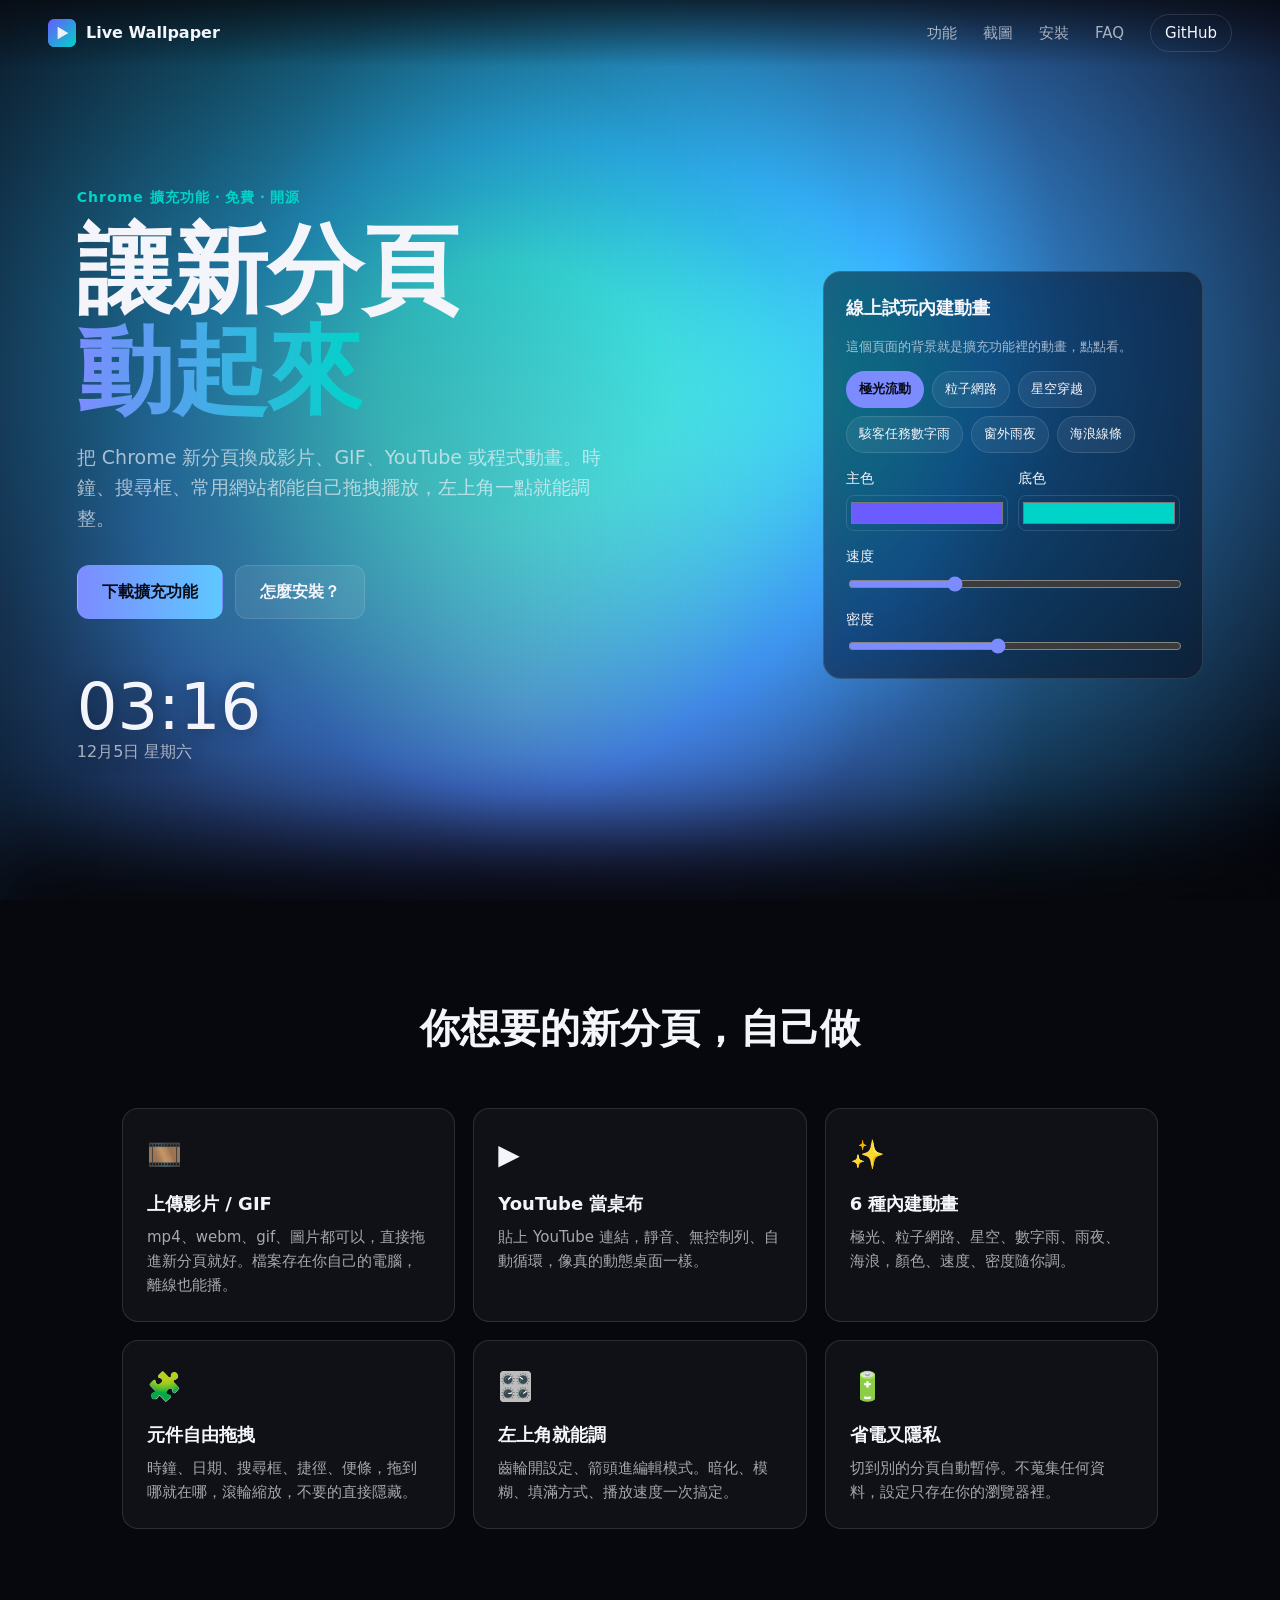
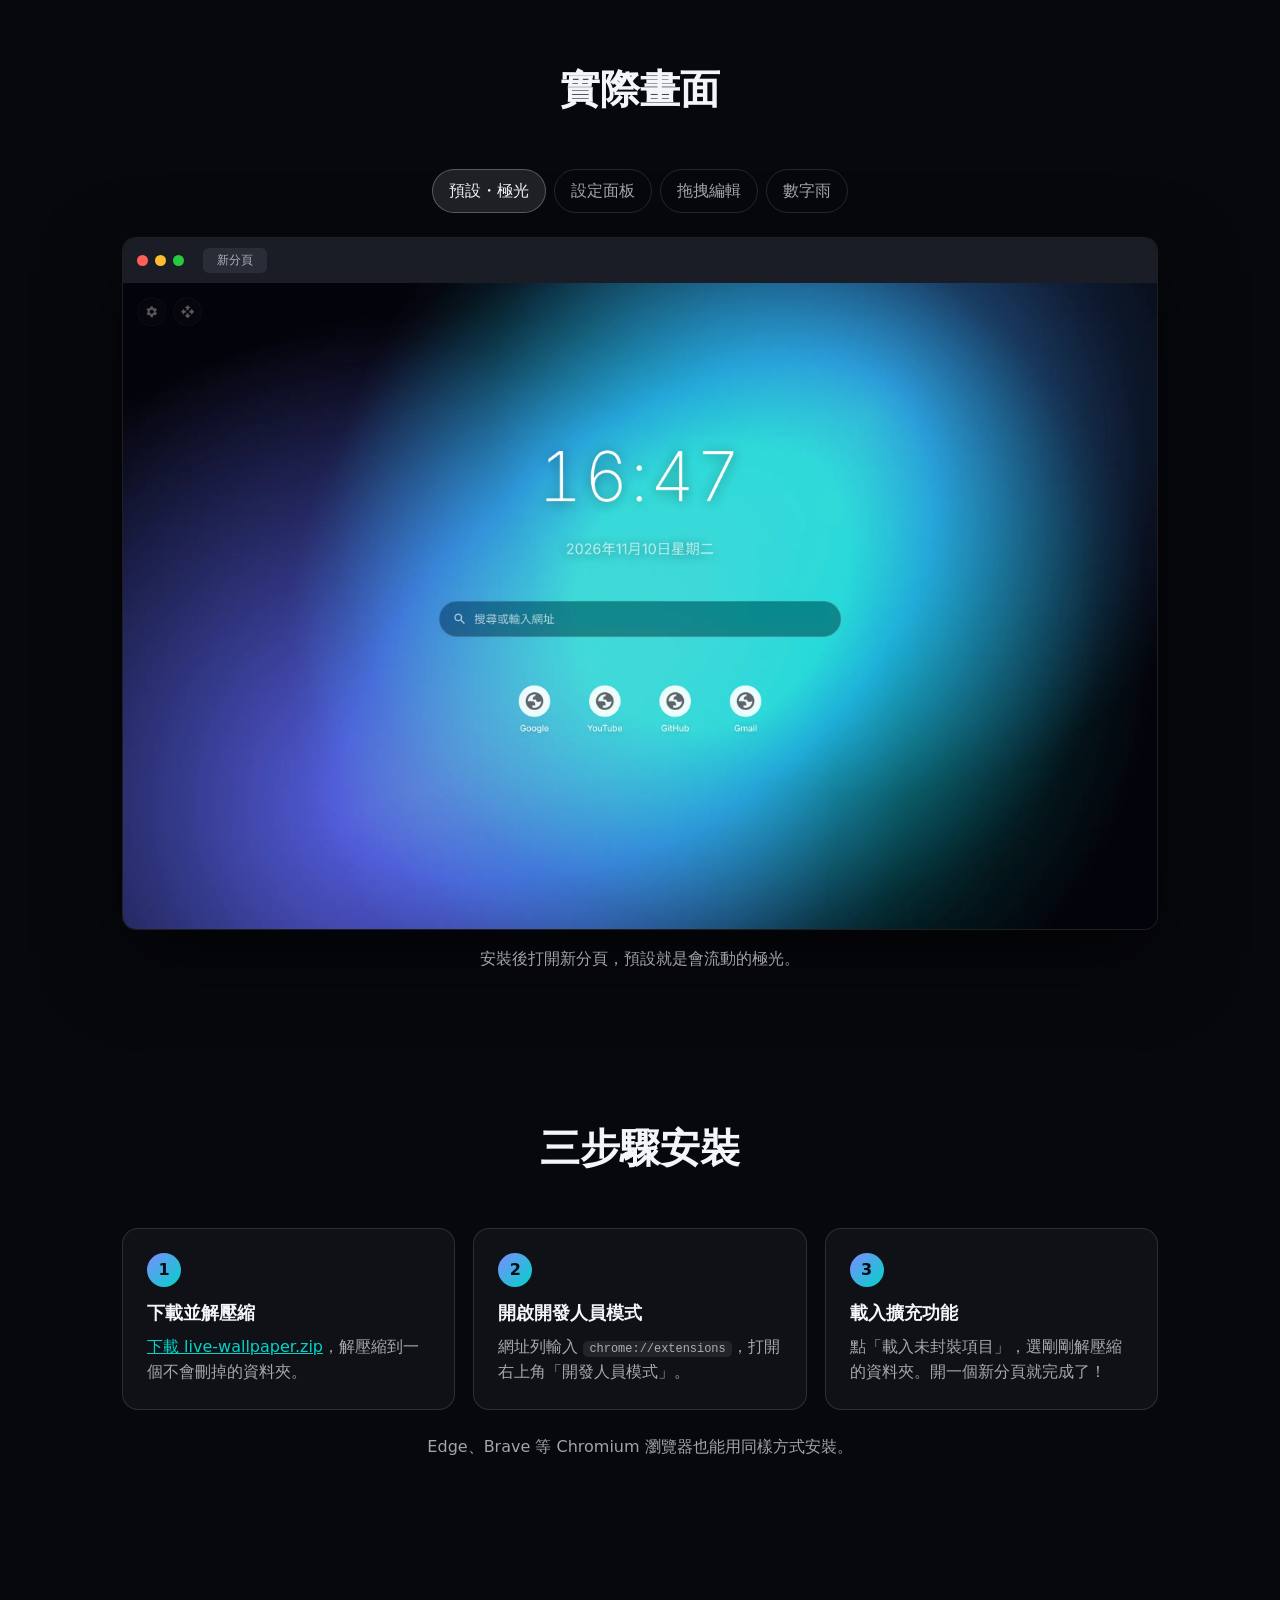
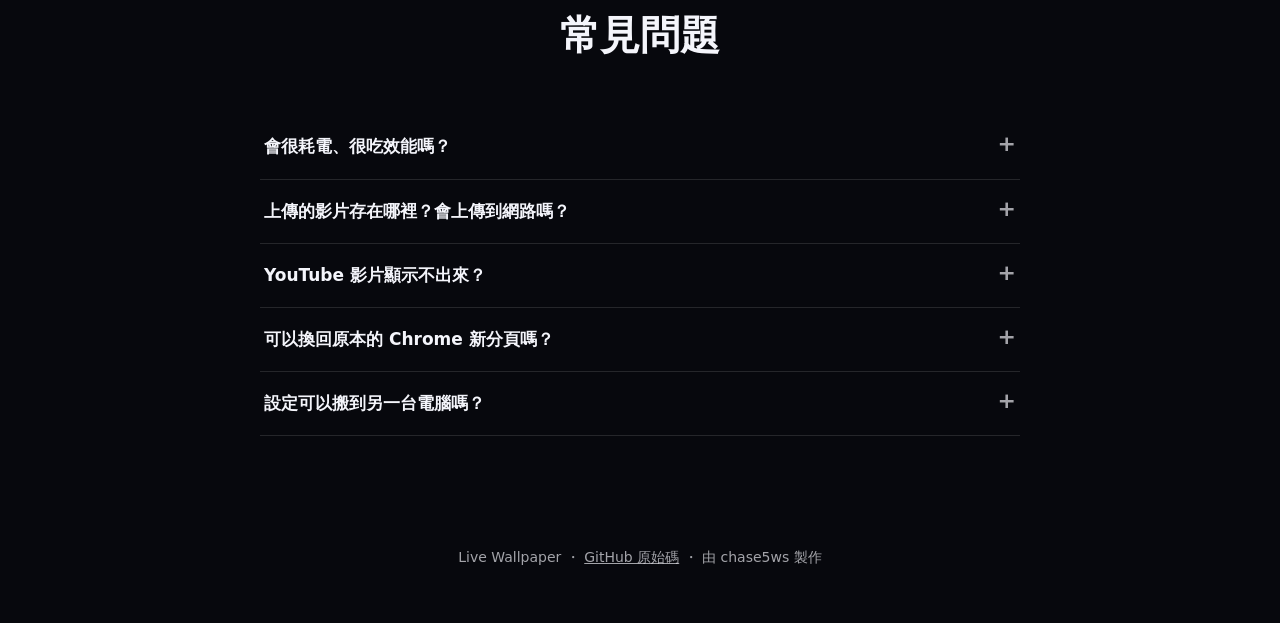
<file: index.html>
<!doctype html>
<html lang="zh-Hant">
<head>
  <meta charset="utf-8">
  <meta name="viewport" content="width=device-width, initial-scale=1">
  <title>Live Wallpaper｜讓 Chrome 新分頁動起來</title>
  <meta name="description" content="免費的 Chrome 擴充功能：把新分頁換成影片、GIF、YouTube 或程式動畫，時鐘、搜尋框、捷徑都能自由拖拽擺放。">
  <meta property="og:title" content="Live Wallpaper｜讓 Chrome 新分頁動起來">
  <meta property="og:description" content="影片、GIF、YouTube、內建動畫，元件自由拖拽。">
  <meta property="og:image" content="assets/screens/aurora.webp">
  <link rel="icon" href="extension/icons/icon128.png">
  <link rel="stylesheet" href="assets/site.css">
</head>
<body>
  <canvas id="fx" aria-hidden="true"></canvas>

  <header class="nav">
    <a class="brand" href="#top"><img src="extension/icons/icon48.png" alt="">Live Wallpaper</a>
    <nav>
      <a href="#features">功能</a>
      <a href="#screens">截圖</a>
      <a href="#install">安裝</a>
      <a href="#faq">FAQ</a>
      <a class="gh" href="https://github.com/chase5ws/2026_google_wallpaper_customized" target="_blank" rel="noopener">GitHub</a>
    </nav>
  </header>

  <section class="hero" id="top">
    <div class="hero-copy">
      <p class="eyebrow">Chrome 擴充功能・免費・開源</p>
      <h1>讓新分頁<br><span class="grad">動起來</span></h1>
      <p class="lead">把 Chrome 新分頁換成影片、GIF、YouTube 或程式動畫。時鐘、搜尋框、常用網站都能自己拖拽擺放，左上角一點就能調整。</p>
      <div class="cta">
        <a class="btn primary" href="download/live-wallpaper.zip" download>下載擴充功能</a>
        <a class="btn" href="#install">怎麼安裝？</a>
      </div>
      <div class="mock-clock" aria-hidden="true">
        <div id="hero-time">--:--</div>
        <div id="hero-date"></div>
      </div>
    </div>

    <aside class="playground glass" aria-label="線上試玩">
      <h2>線上試玩內建動畫</h2>
      <p class="muted">這個頁面的背景就是擴充功能裡的動畫，點點看。</p>
      <div id="chips" class="chips" role="radiogroup"></div>
      <div class="grid2">
        <label>主色 <input type="color" id="c1"></label>
        <label>底色 <input type="color" id="c2"></label>
      </div>
      <label>速度 <input type="range" id="spd" min="0.1" max="3" step="0.1" value="1"></label>
      <label>密度 <input type="range" id="den" min="0.2" max="2" step="0.1" value="1"></label>
    </aside>
  </section>

  <main class="content">
    <section id="features" class="section">
      <h2 class="title">你想要的新分頁，自己做</h2>
      <div class="features">
        <article class="feat">
          <div class="ico">🎞️</div>
          <h3>上傳影片 / GIF</h3>
          <p>mp4、webm、gif、圖片都可以，直接拖進新分頁就好。檔案存在你自己的電腦，離線也能播。</p>
        </article>
        <article class="feat">
          <div class="ico">▶️</div>
          <h3>YouTube 當桌布</h3>
          <p>貼上 YouTube 連結，靜音、無控制列、自動循環，像真的動態桌面一樣。</p>
        </article>
        <article class="feat">
          <div class="ico">✨</div>
          <h3>6 種內建動畫</h3>
          <p>極光、粒子網路、星空、數字雨、雨夜、海浪，顏色、速度、密度隨你調。</p>
        </article>
        <article class="feat">
          <div class="ico">🧩</div>
          <h3>元件自由拖拽</h3>
          <p>時鐘、日期、搜尋框、捷徑、便條，拖到哪就在哪，滾輪縮放，不要的直接隱藏。</p>
        </article>
        <article class="feat">
          <div class="ico">🎛️</div>
          <h3>左上角就能調</h3>
          <p>齒輪開設定、箭頭進編輯模式。暗化、模糊、填滿方式、播放速度一次搞定。</p>
        </article>
        <article class="feat">
          <div class="ico">🔋</div>
          <h3>省電又隱私</h3>
          <p>切到別的分頁自動暫停。不蒐集任何資料，設定只存在你的瀏覽器裡。</p>
        </article>
      </div>
    </section>

    <section id="screens" class="section">
      <h2 class="title">實際畫面</h2>
      <div class="tabs" role="tablist">
        <button class="tab active" data-shot="aurora">預設・極光</button>
        <button class="tab" data-shot="panel">設定面板</button>
        <button class="tab" data-shot="edit">拖拽編輯</button>
        <button class="tab" data-shot="matrix">數字雨</button>
      </div>
      <figure class="browser">
        <div class="bar"><i></i><i></i><i></i><span>新分頁</span></div>
        <img id="shot" src="assets/screens/aurora.webp" alt="Live Wallpaper 新分頁畫面" width="1440" height="900">
      </figure>
      <p id="shot-cap" class="caption">安裝後打開新分頁，預設就是會流動的極光。</p>
    </section>

    <section id="install" class="section">
      <h2 class="title">三步驟安裝</h2>
      <ol class="steps">
        <li>
          <b>下載並解壓縮</b>
          <p><a href="download/live-wallpaper.zip" download>下載 live-wallpaper.zip</a>，解壓縮到一個不會刪掉的資料夾。</p>
        </li>
        <li>
          <b>開啟開發人員模式</b>
          <p>網址列輸入 <code>chrome://extensions</code>，打開右上角「開發人員模式」。</p>
        </li>
        <li>
          <b>載入擴充功能</b>
          <p>點「載入未封裝項目」，選剛剛解壓縮的資料夾。開一個新分頁就完成了！</p>
        </li>
      </ol>
      <p class="muted center">Edge、Brave 等 Chromium 瀏覽器也能用同樣方式安裝。</p>
    </section>

    <section id="faq" class="section">
      <h2 class="title">常見問題</h2>
      <details>
        <summary>會很耗電、很吃效能嗎？</summary>
        <p>切到別的分頁或縮小視窗時會自動暫停播放。如果用的是大影片，建議 1080p、幾十 MB 以內的循環影片。</p>
      </details>
      <details>
        <summary>上傳的影片存在哪裡？會上傳到網路嗎？</summary>
        <p>不會。檔案存在瀏覽器本機的 IndexedDB，只有你自己看得到，沒網路也能播。</p>
      </details>
      <details>
        <summary>YouTube 影片顯示不出來？</summary>
        <p>有些影片作者關閉了「允許嵌入」，這類影片無法當桌布。換一支影片，或下載影片後用上傳的方式。</p>
      </details>
      <details>
        <summary>可以換回原本的 Chrome 新分頁嗎？</summary>
        <p>到 <code>chrome://extensions</code> 把 Live Wallpaper 關掉或移除即可。</p>
      </details>
      <details>
        <summary>設定可以搬到另一台電腦嗎？</summary>
        <p>設定面板「資料」分頁可以匯出 / 匯入設定檔（上傳的影片檔需要另外重新上傳）。</p>
      </details>
    </section>
  </main>

  <footer class="footer">
    <p>Live Wallpaper ・ <a href="https://github.com/chase5ws/2026_google_wallpaper_customized" target="_blank" rel="noopener">GitHub 原始碼</a> ・ 由 chase5ws 製作</p>
  </footer>

  <script type="module" src="assets/site.js"></script>
</body>
</html>
</file>
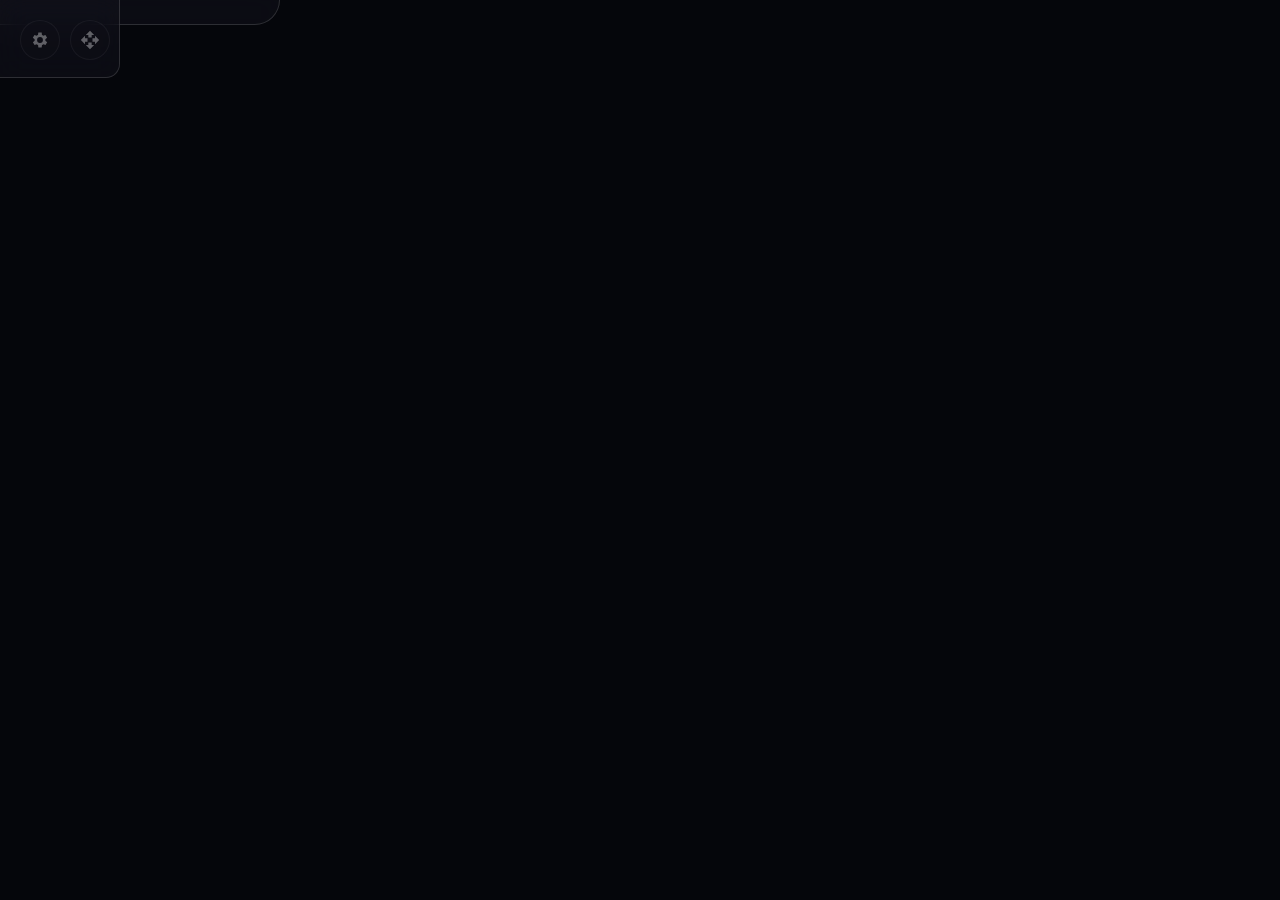
<file: extension/newtab.html>
<!doctype html>
<html lang="zh-Hant">
<head>
  <meta charset="utf-8">
  <meta name="viewport" content="width=device-width, initial-scale=1">
  <title>新分頁</title>
  <link rel="stylesheet" href="css/newtab.css">
</head>
<body>
  <div id="bg" aria-hidden="true"></div>
  <div id="dim" aria-hidden="true"></div>
  <div class="guide guide-x" aria-hidden="true"></div>
  <div class="guide guide-y" aria-hidden="true"></div>

  <main id="widgets">
    <section class="widget" data-id="clock">
      <button class="widget-hide" title="隱藏">✕</button>
      <div id="clock-text" class="clock"></div>
    </section>
    <section class="widget" data-id="date">
      <button class="widget-hide" title="隱藏">✕</button>
      <div id="date-text" class="date"></div>
    </section>
    <section class="widget" data-id="search">
      <button class="widget-hide" title="隱藏">✕</button>
      <form id="search-form" class="search glass">
        <svg viewBox="0 0 24 24" width="20" height="20" aria-hidden="true"><path fill="currentColor" d="M15.5 14h-.8l-.3-.3A6.5 6.5 0 1 0 9.5 16a6.5 6.5 0 0 0 4.2-1.6l.3.3v.8l5 5 1.5-1.5-5-5zm-6 0a4.5 4.5 0 1 1 0-9 4.5 4.5 0 0 1 0 9z"/></svg>
        <input id="search-input" type="text" placeholder="搜尋或輸入網址" autocomplete="off">
      </form>
    </section>
    <section class="widget" data-id="shortcuts">
      <button class="widget-hide" title="隱藏">✕</button>
      <div id="shortcuts-list" class="shortcuts"></div>
    </section>
    <section class="widget" data-id="note">
      <button class="widget-hide" title="隱藏">✕</button>
      <textarea id="note-text" class="note glass" spellcheck="false"></textarea>
    </section>
  </main>

  <div id="edit-bar" class="glass">
    <span>拖拽移動元件・滾輪縮放・✕ 隱藏</span>
    <button id="edit-done" class="btn primary">完成</button>
  </div>

  <div id="dock">
    <button id="btn-settings" class="icon-btn glass" title="設定">
      <svg viewBox="0 0 24 24" width="20" height="20"><path fill="currentColor" d="M19.4 13a7.5 7.5 0 0 0 0-2l2.1-1.6-2-3.5-2.5 1a7.4 7.4 0 0 0-1.7-1L15 3h-4l-.4 2.9a7.4 7.4 0 0 0-1.7 1l-2.5-1-2 3.5L6.6 11a7.5 7.5 0 0 0 0 2l-2.1 1.6 2 3.5 2.5-1a7.4 7.4 0 0 0 1.7 1L11 21h4l.4-2.9a7.4 7.4 0 0 0 1.7-1l2.5 1 2-3.5-2.2-1.6zM13 15.5a3.5 3.5 0 1 1 0-7 3.5 3.5 0 0 1 0 7z" transform="translate(-1 0)"/></svg>
    </button>
    <button id="btn-edit" class="icon-btn glass" title="編輯版面">
      <svg viewBox="0 0 24 24" width="20" height="20"><path fill="currentColor" d="M10 9h4V6h3l-5-5-5 5h3v3zm-1 1H6V7l-5 5 5 5v-3h3v-4zm14 2-5-5v3h-3v4h3v3l5-5zm-9 3h-4v3H7l5 5 5-5h-3v-3z"/></svg>
    </button>
  </div>

  <div id="drop-hint">放開以加入桌布</div>

  <aside id="panel" class="glass" hidden>
    <header class="panel-head">
      <h2>動態桌布設定</h2>
      <button id="panel-close" class="icon-btn" title="關閉">✕</button>
    </header>
    <nav class="tabs" role="tablist">
      <button class="tab active" data-tab="wallpaper">桌布</button>
      <button class="tab" data-tab="look">外觀</button>
      <button class="tab" data-tab="widgets">元件</button>
      <button class="tab" data-tab="shortcuts">捷徑</button>
      <button class="tab" data-tab="data">資料</button>
    </nav>

    <div class="tab-body" data-body="wallpaper">
      <h3>我的桌布</h3>
      <div id="library" class="library"></div>
      <label class="row"><input type="checkbox" id="opt-random"> 每次開新分頁隨機挑一張</label>

      <div id="effect-editor" class="card" hidden>
        <h3>調整動畫</h3>
        <div class="grid2">
          <label>主色 <input type="color" id="fx-color1"></label>
          <label>底色 <input type="color" id="fx-color2"></label>
        </div>
        <label>速度 <input type="range" id="fx-speed" min="0.1" max="3" step="0.1"></label>
        <label>密度 <input type="range" id="fx-density" min="0.2" max="2" step="0.1"></label>
      </div>

      <h3>新增桌布</h3>
      <div class="card">
        <h4>上傳影片 / GIF / 圖片</h4>
        <label class="drop" id="file-drop">
          <input type="file" id="file-input" accept="video/*,image/*" multiple hidden>
          點這裡選檔案，或直接把檔案拖進新分頁
          <small>支援 mp4、webm、gif、png、jpg、webp…</small>
        </label>
      </div>
      <div class="card">
        <h4>影片或圖片網址</h4>
        <div class="inline">
          <input type="url" id="url-input" placeholder="https://…/wallpaper.mp4">
          <select id="url-kind">
            <option value="auto">自動判斷</option>
            <option value="video">影片</option>
            <option value="image">圖片 / GIF</option>
          </select>
        </div>
        <button id="url-add" class="btn">加入</button>
      </div>
      <div class="card">
        <h4>YouTube 影片</h4>
        <input type="text" id="yt-input" placeholder="貼上 YouTube 連結或影片 ID">
        <button id="yt-add" class="btn">加入</button>
        <small class="muted">YouTube 一律靜音播放；部分影片作者禁止嵌入時會無法顯示。</small>
      </div>
      <div class="card">
        <h4>內建動畫</h4>
        <div class="inline">
          <select id="fx-select"></select>
          <button id="fx-add" class="btn">加入</button>
        </div>
      </div>
    </div>

    <div class="tab-body" data-body="look" hidden>
      <label>填滿方式
        <select id="opt-fit">
          <option value="cover">填滿畫面（裁切）</option>
          <option value="contain">完整顯示（留邊）</option>
          <option value="fill">拉伸</option>
        </select>
      </label>
      <label>暗化遮罩 <output id="out-dim"></output><input type="range" id="opt-dim" min="0" max="0.8" step="0.05"></label>
      <label>模糊 <output id="out-blur"></output><input type="range" id="opt-blur" min="0" max="20" step="1"></label>
      <label>影片播放速度 <output id="out-speed"></output><input type="range" id="opt-speed" min="0.25" max="2" step="0.25"></label>
      <label class="row"><input type="checkbox" id="opt-muted"> 影片靜音</label>
      <label class="row"><input type="checkbox" id="opt-pause"> 切到別的分頁時暫停（省電）</label>
    </div>

    <div class="tab-body" data-body="widgets" hidden>
      <h3>顯示的元件</h3>
      <div id="widget-toggles" class="toggles"></div>
      <button id="btn-edit2" class="btn primary">進入拖拽編輯模式</button>
      <button id="btn-reset-layout" class="btn">重設版面位置</button>
      <h3>時鐘</h3>
      <label class="row"><input type="checkbox" id="opt-12h"> 12 小時制</label>
      <label class="row"><input type="checkbox" id="opt-seconds"> 顯示秒數</label>
      <h3>搜尋引擎</h3>
      <select id="opt-engine">
        <option value="default">瀏覽器預設</option>
        <option value="google">Google</option>
        <option value="bing">Bing</option>
        <option value="duckduckgo">DuckDuckGo</option>
        <option value="yahoo">Yahoo 奇摩</option>
      </select>
    </div>

    <div class="tab-body" data-body="shortcuts" hidden>
      <div id="shortcut-editor"></div>
      <button id="sc-add" class="btn">＋ 新增捷徑</button>
    </div>

    <div class="tab-body" data-body="data" hidden>
      <p class="muted">匯出的設定檔包含版面、捷徑、網址與動畫桌布；上傳的檔案太大不會包含在內。</p>
      <button id="btn-export" class="btn">匯出設定</button>
      <label class="btn">匯入設定<input type="file" id="import-input" accept="application/json" hidden></label>
      <button id="btn-reset" class="btn danger">全部重設</button>
    </div>
  </aside>

  <div id="toast" role="status"></div>
  <script type="module" src="js/app.js"></script>
</body>
</html>
</file>
<file: assets/site.css>
:root {
  --bg: #07080d;
  --fg: #f4f5fb;
  --muted: rgba(244, 245, 251, 0.66);
  --line: rgba(255, 255, 255, 0.12);
  --glass: rgba(16, 18, 28, 0.55);
  --card: rgba(255, 255, 255, 0.04);
  --accent: #7c8cff;
  --accent2: #00d4c8;
  color-scheme: dark;
}
* { box-sizing: border-box; }
html { scroll-behavior: smooth; }
body {
  margin: 0; background: var(--bg); color: var(--fg); line-height: 1.6;
  font-family: system-ui, -apple-system, "PingFang TC", "Microsoft JhengHei", "Noto Sans TC", sans-serif;
  -webkit-font-smoothing: antialiased;
}
a { color: inherit; }
img { max-width: 100%; display: block; }
code { background: rgba(255,255,255,0.08); padding: 1px 6px; border-radius: 5px; font-size: 0.92em; }
.muted { color: var(--muted); }
.center { text-align: center; }

#fx { position: fixed; inset: 0; width: 100%; height: 100%; z-index: 0; }

.glass {
  background: var(--glass);
  backdrop-filter: blur(16px) saturate(140%);
  -webkit-backdrop-filter: blur(16px) saturate(140%);
  border: 1px solid var(--line);
}

/* nav */
.nav {
  position: fixed; top: 0; left: 0; right: 0; z-index: 10;
  display: flex; align-items: center; justify-content: space-between;
  padding: 14px clamp(16px, 4vw, 48px);
  background: linear-gradient(rgba(7, 8, 13, 0.7), transparent);
}
.brand { display: flex; align-items: center; gap: 10px; font-weight: 700; text-decoration: none; }
.brand img { width: 28px; height: 28px; }
.nav nav { display: flex; gap: clamp(10px, 2.4vw, 26px); align-items: center; font-size: 15px; }
.nav nav a { text-decoration: none; color: var(--muted); }
.nav nav a:hover { color: var(--fg); }
.nav .gh { color: var(--fg); border: 1px solid var(--line); padding: 6px 14px; border-radius: 999px; }

/* hero */
.hero {
  position: relative; z-index: 1; min-height: 100vh; min-height: 100svh;
  display: grid; grid-template-columns: 1.2fr minmax(300px, 380px); gap: 48px; align-items: center;
  padding: 110px clamp(16px, 6vw, 96px) 60px;
  background: linear-gradient(90deg, rgba(5, 6, 12, 0.55), transparent 70%);
}
.eyebrow { color: var(--accent2); font-weight: 600; letter-spacing: 1px; margin: 0 0 12px; font-size: 14px; }
.hero h1 { font-size: clamp(48px, 8vw, 96px); line-height: 1.05; margin: 0 0 20px; font-weight: 800; letter-spacing: -1px; }
.grad { background: linear-gradient(90deg, var(--accent), var(--accent2)); -webkit-background-clip: text; background-clip: text; color: transparent; }
.lead { font-size: clamp(16px, 1.6vw, 19px); color: var(--muted); max-width: 540px; margin: 0 0 32px; }
.cta { display: flex; gap: 12px; flex-wrap: wrap; }
.btn {
  display: inline-flex; align-items: center; justify-content: center; text-decoration: none;
  padding: 13px 24px; border-radius: 12px; font-weight: 600; border: 1px solid var(--line);
  background: rgba(255, 255, 255, 0.08); backdrop-filter: blur(8px);
  transition: transform 0.15s, background 0.15s;
}
.btn:hover { background: rgba(255, 255, 255, 0.16); transform: translateY(-1px); }
.btn.primary { background: linear-gradient(90deg, var(--accent), #5ec8ff); color: #0a0c18; border-color: transparent; }
.mock-clock { margin-top: 56px; text-shadow: 0 2px 18px rgba(0, 0, 0, 0.4); }
#hero-time { font-size: clamp(40px, 5vw, 64px); font-weight: 200; line-height: 1; font-variant-numeric: tabular-nums; }
#hero-date { color: var(--muted); }

.playground { border-radius: 18px; padding: 22px; display: flex; flex-direction: column; gap: 14px; }
.playground h2 { margin: 0; font-size: 18px; }
.playground p { margin: 0; font-size: 13px; }
.playground label { display: flex; flex-direction: column; gap: 6px; font-size: 14px; }
.grid2 { display: grid; grid-template-columns: 1fr 1fr; gap: 10px; }
.chips { display: flex; flex-wrap: wrap; gap: 8px; }
.chip {
  font: inherit; font-size: 13px; color: var(--fg); cursor: pointer;
  padding: 7px 12px; border-radius: 999px; border: 1px solid var(--line); background: rgba(255,255,255,0.06);
}
.chip:hover { background: rgba(255,255,255,0.14); }
.chip[aria-checked="true"] { background: var(--accent); color: #0a0c18; border-color: transparent; font-weight: 600; }
input[type=range] { width: 100%; accent-color: var(--accent); }
input[type=color] { width: 100%; height: 36px; border: 1px solid var(--line); border-radius: 8px; background: none; padding: 2px; cursor: pointer; }

/* content */
.content { position: relative; z-index: 1; background: var(--bg); box-shadow: 0 -40px 80px 20px var(--bg); }
.section { max-width: 1100px; margin: 0 auto; padding: 96px clamp(16px, 4vw, 32px) 32px; }
.title { font-size: clamp(28px, 4vw, 40px); text-align: center; margin: 0 0 48px; }

.features { display: grid; grid-template-columns: repeat(3, 1fr); gap: 18px; }
.feat { background: var(--card); border: 1px solid var(--line); border-radius: 16px; padding: 24px; }
.feat .ico { font-size: 28px; }
.feat h3 { margin: 12px 0 6px; font-size: 18px; }
.feat p { margin: 0; color: var(--muted); font-size: 15px; }

.tabs { display: flex; gap: 8px; justify-content: center; flex-wrap: wrap; margin-bottom: 24px; }
.tab {
  font: inherit; color: var(--muted); cursor: pointer; padding: 8px 16px; border-radius: 999px;
  border: 1px solid var(--line); background: transparent;
}
.tab.active { color: var(--fg); background: rgba(255,255,255,0.1); border-color: rgba(255,255,255,0.25); }
.browser { margin: 0; border-radius: 14px; overflow: hidden; border: 1px solid var(--line); box-shadow: 0 30px 80px rgba(0,0,0,0.6); background: #000; }
.browser .bar { display: flex; align-items: center; gap: 7px; padding: 10px 14px; background: #1b1d26; font-size: 12px; color: var(--muted); }
.browser .bar i { width: 11px; height: 11px; border-radius: 50%; background: #ff5f57; }
.browser .bar i:nth-child(2) { background: #febc2e; }
.browser .bar i:nth-child(3) { background: #28c840; }
.browser .bar span { margin-left: 12px; padding: 3px 14px; background: #2a2d38; border-radius: 6px; }
.browser img { width: 100%; height: auto; aspect-ratio: 16 / 10; object-fit: cover; }
.caption { text-align: center; color: var(--muted); margin-top: 16px; }

.steps { list-style: none; padding: 0; margin: 0 0 24px; display: grid; grid-template-columns: repeat(3, 1fr); gap: 18px; counter-reset: s; }
.steps li { counter-increment: s; background: var(--card); border: 1px solid var(--line); border-radius: 16px; padding: 24px; position: relative; }
.steps li::before {
  content: counter(s); display: grid; place-items: center; width: 34px; height: 34px; border-radius: 50%;
  background: linear-gradient(135deg, var(--accent), var(--accent2)); color: #0a0c18; font-weight: 800; margin-bottom: 12px;
}
.steps b { font-size: 18px; }
.steps p { margin: 6px 0 0; color: var(--muted); }
.steps a { color: var(--accent2); }

details { border-bottom: 1px solid var(--line); padding: 18px 4px; max-width: 760px; margin: 0 auto; }
summary { cursor: pointer; font-weight: 600; font-size: 17px; list-style: none; display: flex; justify-content: space-between; gap: 12px; }
summary::-webkit-details-marker { display: none; }
summary::after { content: "+"; color: var(--muted); font-size: 22px; line-height: 1; }
details[open] summary::after { content: "−"; }
details p { color: var(--muted); margin: 10px 0 0; }

.footer { position: relative; z-index: 1; background: var(--bg); text-align: center; padding: 64px 16px 40px; color: var(--muted); font-size: 14px; }

@media (max-width: 900px) {
  .hero { grid-template-columns: 1fr; gap: 32px; padding-top: 96px; }
  .mock-clock { display: none; }
  .features, .steps { grid-template-columns: 1fr; }
  .nav nav a:not(.gh) { display: none; }
}
@media (min-width: 901px) and (max-width: 1100px) {
  .features { grid-template-columns: repeat(2, 1fr); }
}
</file>
<file: extension/css/newtab.css>
:root {
  --dim: 0.15;
  --fg: #fff;
  --muted: rgba(255, 255, 255, 0.65);
  --glass: rgba(20, 22, 30, 0.45);
  --glass-strong: rgba(18, 20, 28, 0.82);
  --line: rgba(255, 255, 255, 0.14);
  --accent: #7c8cff;
  --danger: #ff6b6b;
  --radius: 14px;
  color-scheme: dark;
}
* { box-sizing: border-box; }
html, body { margin: 0; height: 100%; overflow: hidden; }
body {
  background: #07080d;
  color: var(--fg);
  font-family: system-ui, -apple-system, "PingFang TC", "Microsoft JhengHei", "Noto Sans TC", sans-serif;
  -webkit-font-smoothing: antialiased;
}
button, input, select, textarea { font: inherit; color: inherit; }

/* ---------- 背景 ---------- */
#bg { position: fixed; inset: 0; overflow: hidden; z-index: 0; }
#bg > video, #bg > img, #bg > canvas {
  position: absolute; inset: 0; width: 100%; height: 100%;
  object-fit: var(--fit, cover);
  filter: blur(var(--blur, 0px));
  transform: scale(var(--blur-scale, 1));
}
#bg > canvas { object-fit: fill; }
#bg > iframe.yt {
  position: absolute; top: 50%; left: 50%; border: 0; pointer-events: none;
  width: max(100vw, 177.78vh); height: max(100vh, 56.25vw);
  transform: translate(-50%, -50%);
  filter: blur(var(--blur, 0px));
}
#dim { position: fixed; inset: 0; background: #000; opacity: var(--dim); pointer-events: none; z-index: 1; }

.glass {
  background: var(--glass);
  backdrop-filter: blur(14px) saturate(140%);
  border: 1px solid var(--line);
}

/* ---------- 元件 ---------- */
#widgets { position: fixed; inset: 0; z-index: 2; pointer-events: none; }
.widget {
  position: absolute; pointer-events: auto;
  transform: translate(-50%, -50%) scale(var(--scale, 1));
  transform-origin: center;
  text-shadow: 0 2px 18px rgba(0, 0, 0, 0.45);
  border-radius: var(--radius);
  touch-action: none;
}
.widget[hidden] { display: none; }
.clock { font-size: 96px; font-weight: 200; letter-spacing: 2px; line-height: 1; font-variant-numeric: tabular-nums; white-space: nowrap; }
.date { font-size: 20px; color: var(--muted); white-space: nowrap; }
.search {
  display: flex; align-items: center; gap: 10px;
  width: min(560px, 80vw); padding: 0 18px; height: 50px; border-radius: 25px;
}
.search svg { opacity: 0.7; flex: none; }
.search input[type=text] { flex: 1; background: none; border: 0; outline: 0; padding: 0; font-size: 16px; }
.search input::placeholder { color: var(--muted); }
.search:focus-within { background: var(--glass-strong); border-color: rgba(255,255,255,0.3); }
.shortcuts { display: flex; gap: 14px; flex-wrap: wrap; justify-content: center; max-width: 80vw; }
.shortcut {
  display: flex; flex-direction: column; align-items: center; gap: 8px;
  width: 84px; padding: 12px 6px; border-radius: 12px;
  color: var(--fg); text-decoration: none; font-size: 12px;
  transition: background 0.15s;
}
.shortcut:hover { background: rgba(255, 255, 255, 0.12); }
.shortcut img {
  width: 44px; height: 44px; padding: 8px; border-radius: 50%;
  background: rgba(255, 255, 255, 0.9);
}
.shortcut span { max-width: 100%; overflow: hidden; text-overflow: ellipsis; white-space: nowrap; }
.note {
  width: 240px; height: 160px; padding: 14px; border-radius: var(--radius);
  resize: none; outline: 0; font-size: 14px; line-height: 1.5; text-shadow: none;
}

.widget-hide {
  display: none; position: absolute; top: -10px; right: -10px; z-index: 3;
  width: 24px; height: 24px; border-radius: 50%; border: 0; cursor: pointer;
  background: var(--danger); font-size: 12px; line-height: 24px; padding: 0;
  text-shadow: none;
}

/* 編輯模式 */
body.editing .widget { outline: 1.5px dashed rgba(255, 255, 255, 0.6); outline-offset: 8px; cursor: grab; }
body.editing .widget * { pointer-events: none; }
body.editing .widget .widget-hide { display: block; pointer-events: auto; }
body.editing .widget.dragging { cursor: grabbing; outline-color: var(--accent); }
.guide { position: fixed; z-index: 2; background: var(--accent); opacity: 0; pointer-events: none; transition: opacity 0.1s; }
.guide-x { top: 0; bottom: 0; left: 50%; width: 1px; }
.guide-y { left: 0; right: 0; top: 50%; height: 1px; }
body.snap-x .guide-x, body.snap-y .guide-y { opacity: 0.8; }

#edit-bar {
  position: fixed; left: 50%; bottom: 24px; transform: translate(-50%, 20px);
  display: flex; align-items: center; gap: 16px; padding: 10px 12px 10px 20px;
  border-radius: 999px; z-index: 5; opacity: 0; pointer-events: none;
  transition: opacity 0.2s, transform 0.2s; font-size: 14px; white-space: nowrap;
}
body.editing #edit-bar { opacity: 1; transform: translate(-50%, 0); pointer-events: auto; }

/* ---------- 左上角按鈕 ---------- */
#dock { position: fixed; left: 20px; top: 20px; display: flex; gap: 10px; z-index: 4; opacity: 0.35; transition: opacity 0.2s; }
#dock:hover, #dock:focus-within { opacity: 1; }
body.editing #dock { display: none; }
.icon-btn {
  width: 40px; height: 40px; border-radius: 50%; display: grid; place-items: center;
  cursor: pointer; border: 1px solid var(--line); background: transparent;
}
.icon-btn.glass { background: var(--glass); }
.icon-btn:hover { background: rgba(255, 255, 255, 0.15); }

#drop-hint {
  position: fixed; inset: 16px; z-index: 9; display: none; place-items: center;
  border: 2px dashed rgba(255,255,255,0.7); border-radius: 20px;
  background: rgba(0,0,0,0.5); font-size: 24px;
}
body.dragover #drop-hint { display: grid; }

/* ---------- 設定面板 ---------- */
#panel {
  position: fixed; top: 12px; left: 12px; bottom: 12px; z-index: 6;
  width: min(400px, calc(100vw - 24px));
  background: var(--glass-strong);
  border-radius: 18px; display: flex; flex-direction: column; overflow: hidden;
  box-shadow: 0 20px 60px rgba(0, 0, 0, 0.5);
  animation: slide 0.2s ease-out;
}
#panel[hidden] { display: none; }
@keyframes slide { from { opacity: 0; transform: translateX(-20px); } }
.panel-head { display: flex; align-items: center; justify-content: space-between; padding: 16px 16px 8px 20px; }
.panel-head h2 { margin: 0; font-size: 17px; font-weight: 600; }
.tabs { display: flex; gap: 4px; padding: 0 12px; border-bottom: 1px solid var(--line); }
.tab {
  flex: 1; padding: 10px 0; background: none; border: 0; cursor: pointer;
  color: var(--muted); border-bottom: 2px solid transparent; font-size: 14px;
}
.tab.active { color: var(--fg); border-bottom-color: var(--accent); }
.tab-body { flex: 1; overflow-y: auto; padding: 8px 20px 24px; display: flex; flex-direction: column; gap: 12px; font-size: 14px; }
.tab-body[hidden] { display: none; }
.tab-body h3 { margin: 12px 0 0; font-size: 13px; font-weight: 600; color: var(--muted); letter-spacing: 0.5px; }
.tab-body h4 { margin: 0; font-size: 14px; font-weight: 600; }
.tab-body label { display: flex; flex-direction: column; gap: 6px; }
.tab-body label.row { flex-direction: row; align-items: center; gap: 8px; }
.tab-body output { color: var(--muted); font-size: 12px; }
.card { display: flex; flex-direction: column; gap: 10px; padding: 14px; border-radius: 12px; background: rgba(255, 255, 255, 0.05); border: 1px solid var(--line); }
.card[hidden] { display: none; }
.inline { display: flex; gap: 8px; }
.inline > input { flex: 1; min-width: 0; }
.grid2 { display: grid; grid-template-columns: 1fr 1fr; gap: 10px; }
.muted { color: var(--muted); font-size: 12px; margin: 0; }
input[type=text], input[type=url], select {
  width: 100%; padding: 8px 10px; border-radius: 8px; border: 1px solid var(--line);
  background: rgba(0, 0, 0, 0.3); outline: 0;
}
.inline select { width: auto; }
input[type=text]:focus, input[type=url]:focus, select:focus { border-color: var(--accent); }
input[type=range] { width: 100%; accent-color: var(--accent); }
input[type=checkbox] { accent-color: var(--accent); width: 16px; height: 16px; }
input[type=color] { width: 100%; height: 34px; border: 1px solid var(--line); border-radius: 8px; background: none; padding: 2px; }

.btn {
  display: inline-flex; align-items: center; justify-content: center;
  padding: 9px 14px; border-radius: 9px; border: 1px solid var(--line);
  background: rgba(255, 255, 255, 0.08); cursor: pointer; font-size: 14px;
}
.btn:hover { background: rgba(255, 255, 255, 0.16); }
.btn.primary { background: var(--accent); border-color: transparent; color: #0b0d1a; font-weight: 600; }
.btn.primary:hover { filter: brightness(1.1); }
.btn.danger { color: var(--danger); }

.drop {
  align-items: center; text-align: center; padding: 22px 12px; cursor: pointer;
  border: 1.5px dashed var(--line); border-radius: 10px; color: var(--muted);
}
.drop:hover { border-color: var(--accent); color: var(--fg); }
.drop small { opacity: 0.7; }

.library { display: grid; grid-template-columns: repeat(3, 1fr); gap: 8px; }
.thumb {
  position: relative; aspect-ratio: 16 / 10; border-radius: 9px; overflow: hidden; cursor: pointer;
  border: 2px solid transparent; background: #111; padding: 0;
}
.thumb.active { border-color: var(--accent); }
.thumb img, .thumb video { width: 100%; height: 100%; object-fit: cover; display: block; pointer-events: none; }
.thumb .label {
  position: absolute; left: 0; right: 0; bottom: 0; padding: 14px 6px 4px; font-size: 11px; text-align: left;
  background: linear-gradient(transparent, rgba(0, 0, 0, 0.75)); white-space: nowrap; overflow: hidden; text-overflow: ellipsis;
}
.thumb .kind { position: absolute; top: 4px; left: 4px; font-size: 10px; padding: 1px 6px; border-radius: 6px; background: rgba(0, 0, 0, 0.55); }
.thumb .del {
  position: absolute; top: 4px; right: 4px; width: 20px; height: 20px; border-radius: 50%;
  border: 0; background: rgba(0, 0, 0, 0.6); font-size: 11px; cursor: pointer; display: none; padding: 0;
}
.thumb:hover .del { display: block; }

.toggles { display: grid; grid-template-columns: 1fr 1fr; gap: 8px; }
.sc-row { display: grid; grid-template-columns: 1fr 1.6fr auto; gap: 6px; margin-bottom: 6px; }
.sc-row button { width: 34px; border-radius: 8px; border: 1px solid var(--line); background: none; cursor: pointer; color: var(--danger); }

#toast {
  position: fixed; left: 50%; top: 20px; transform: translate(-50%, -20px); z-index: 10;
  padding: 10px 18px; border-radius: 10px; background: var(--glass-strong); border: 1px solid var(--line);
  opacity: 0; pointer-events: none; transition: 0.2s; font-size: 14px;
}
#toast.show { opacity: 1; transform: translate(-50%, 0); }

@media (prefers-reduced-motion: reduce) {
  #panel { animation: none; }
}
</file>
